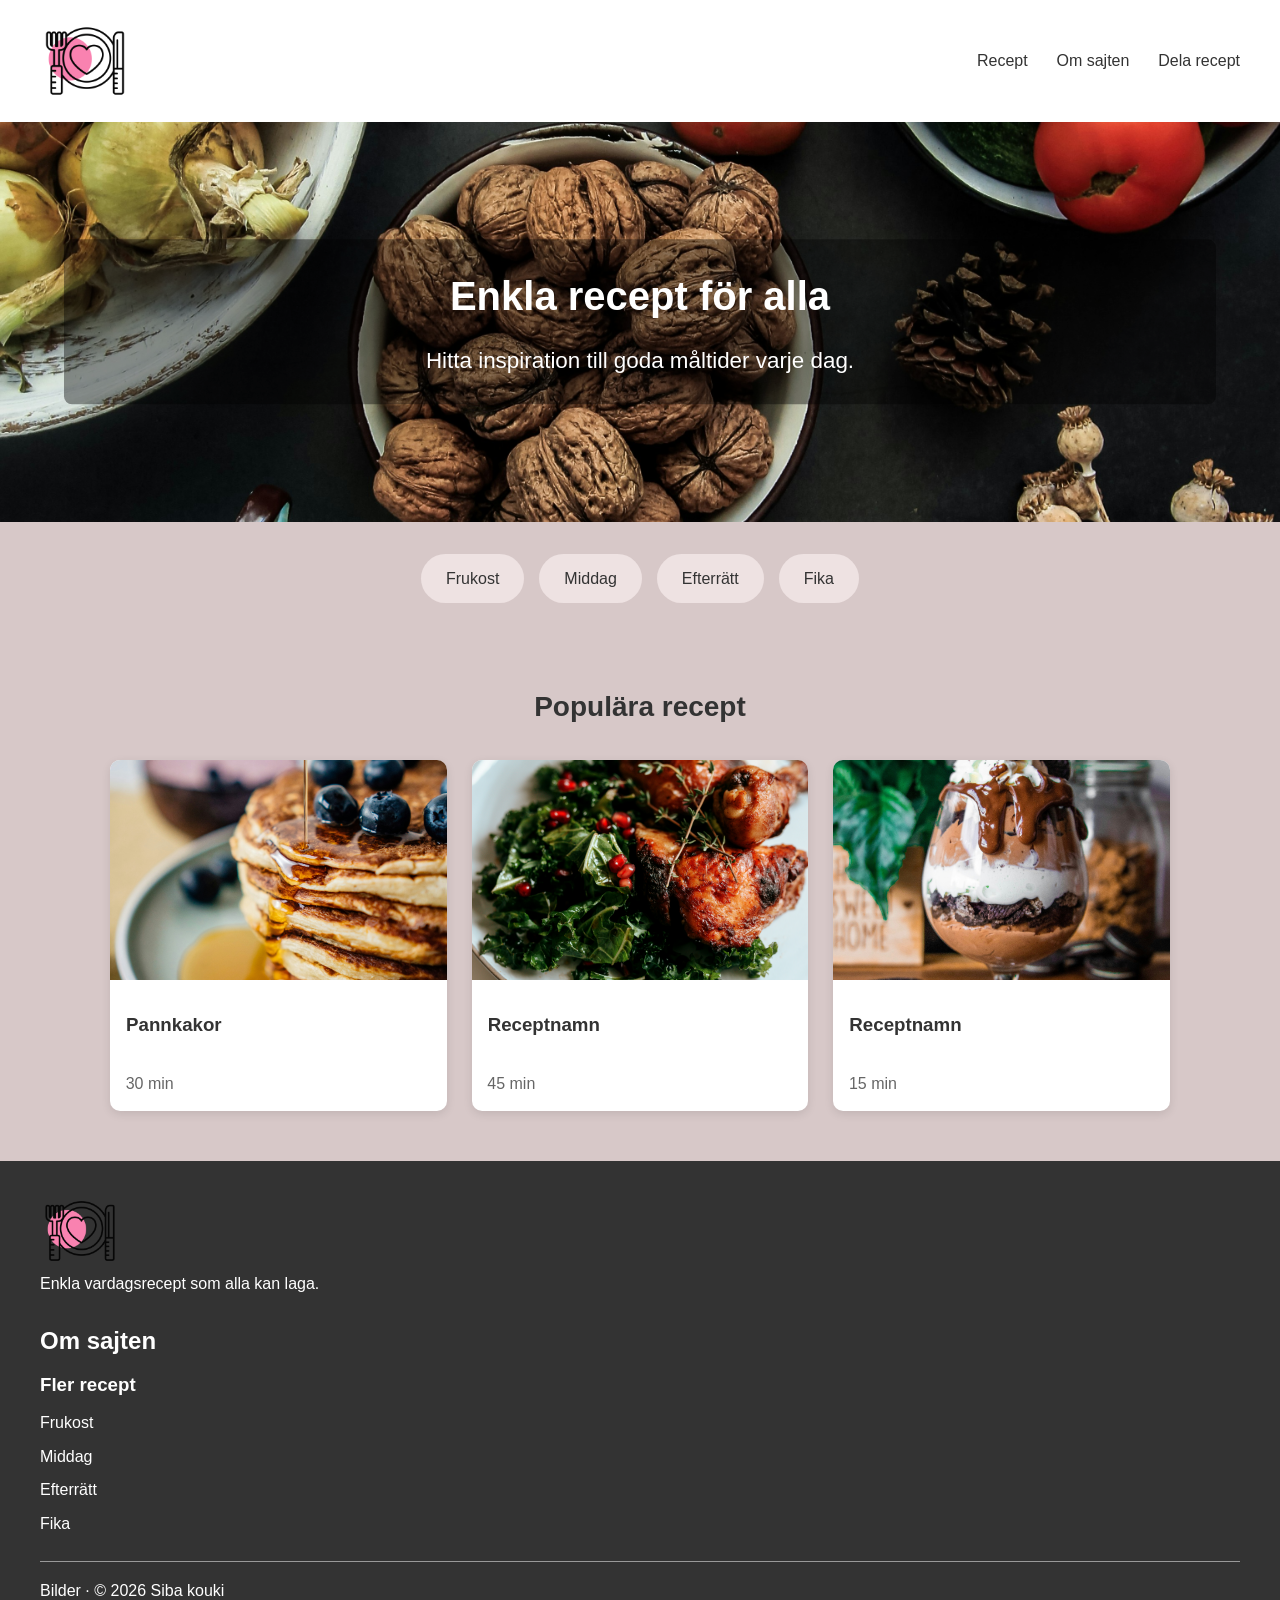
<file: index.html>
<!DOCTYPE html>
<html lang="sv">
<head>
    <meta charset="UTF-8">
    <meta name="viewport" content="width=device-width, initial-scale=1.0">
    <title>Recept</title>
    <link rel="stylesheet" href="layout.css">
</head>
<body class="home-page">

    <header class="main-header">
        <a href="index.html" class="logo">
            <img src="food.png" alt="mat background">
        </a>

        <nav>
            <ul>
                <li><a href="./meny.html">Recept</a></li>
                <li><a href="./index.html">Om sajten</a></li>
                <li><a href="./dela.html">Dela recept</a></li>
            </ul>
        </nav>
    </header>

    <main>
       
        <section class="first">
            <img src="background.jpg" alt="Mat">

            <div class="first-content">
                <h1 id="first-title">Enkla recept för alla</h1>
                <p>Hitta inspiration till goda måltider varje dag.</p>
            </div>
        </section>

        <nav class="categories">
            <ul>
                <li><a href="#frukost">Frukost</a></li>
                <li><a href="#middag">Middag</a></li>
                <li><a href="#efterratt">Efterrätt</a></li>
                <li><a href="#fika">Fika</a></li>
            </ul>
        </nav>

        <section class="recipes">
            <h2 id="recipes-title">Populära recept</h2>

            <div class="recipe-grid">

                <article class="recipe-card" id="frukost">
                    <a href="pannkaka.html">
                        <img src="pancakes.jpg" alt="pannkakor">
                        <h3>Pannkakor</h3>
                    </a>
                    <p>30 min</p>
                </article>

                <article class="recipe-card" id="middag">
                    <a href="recept-2.html">
                        <img src="recipe2.jpg" alt="maträtt">
                        <h3>Receptnamn</h3>
                    </a>
                    <p>45 min</p>
                </article>

                <article class="recipe-card" id="efterratt">
                    <a href="recept-3.html">
                        <img src="recipe3.jpg" alt="efterrätt">
                        <h3>Receptnamn</h3>
                    </a>
                    <p>15 min</p>
                </article>

            </div>
        </section>
    </main>

    <footer>
        <div class="bottom-container">
            <a href="index.html" class="logo">
                <img src="food.png" alt="logo">
            </a>
            <p>Enkla vardagsrecept som alla kan laga.</p>
        </div>

        <nav aria-label="Side meny">
            <h2>Om sajten</h2>
            <h3>Fler recept</h3>
            <ul>
                <li><a href="#frukost">Frukost</a></li>
                <li><a href="#middag">Middag</a></li>
                <li><a href="#efterratt">Efterrätt</a></li>
                <li><a href="#fika">Fika</a></li>
            </ul>
        </nav>

        <p class="copyright">
            Bilder  · © 2026 Siba kouki
        </p>
    </footer>

</body>
</html>
</file>
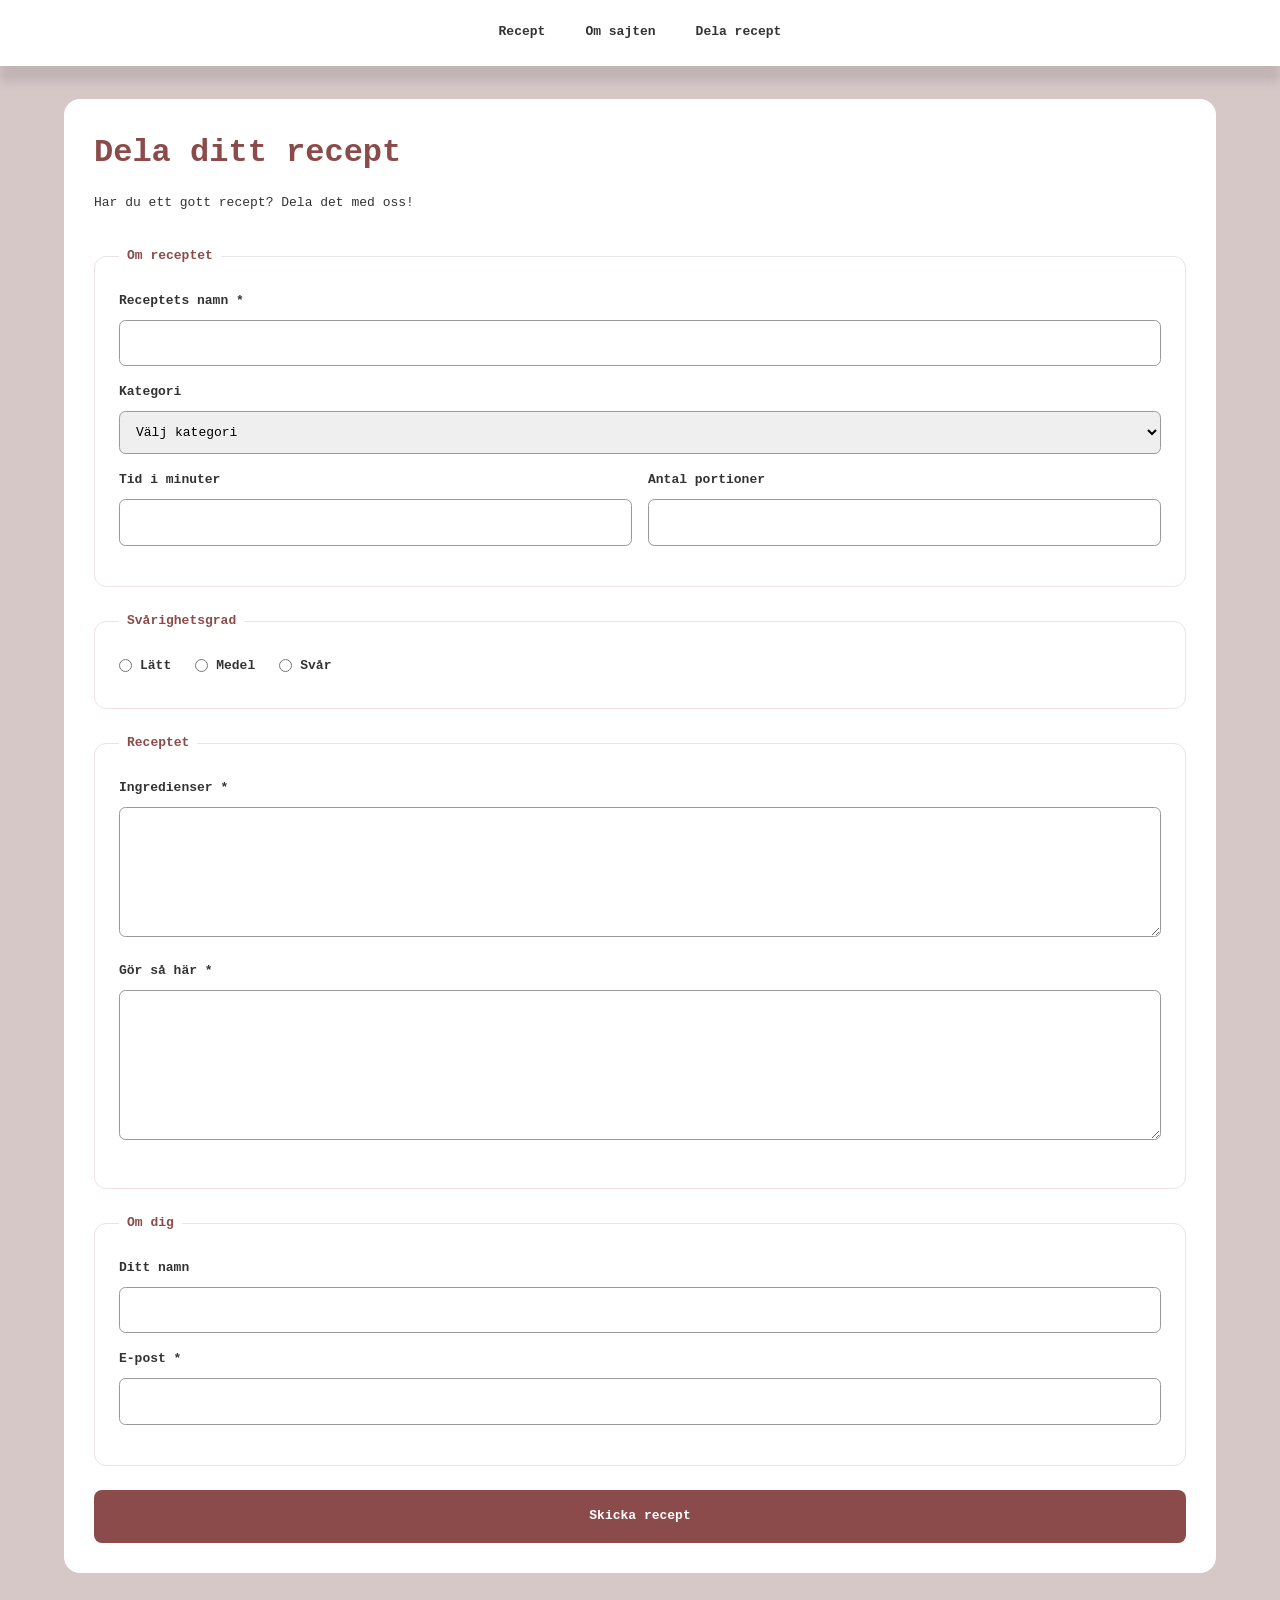
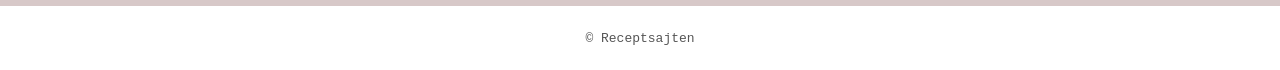
<file: dela.html>
<!DOCTYPE html>
<html lang="sv">
<head>
    <meta charset="UTF-8">
    <meta name="viewport" content="width=device-width, initial-scale=1.0">
    <title>Dela recept</title>
    <link rel="stylesheet" href="style.css">
</head>

<body class="share-page">

    <header class="main-header">
        <nav aria-label="Huvudmeny">
           <li><a href="./meny.html">Recept</a></li>
           <li><a href="./index.html">Om sajten</a></li>
           <li><a href="./dela.html">Dela recept</a></li>
        </nav>
    </header>

    <main class="main-container">

        <h1>Dela ditt recept</h1>
        <p>Har du ett gott recept? Dela det med oss!</p>

        <form class="recipe-form">

            <fieldset>
                <legend>Om receptet</legend>

                <label for="recipe-name">Receptets namn *</label>
                <input type="text" id="recipe-name" name="recipe-name" required>

                <label for="category">Kategori</label>
                <select id="category" name="category">
                    <option value="">Välj kategori</option>
                    <option value="frukost">Frukost</option>
                    <option value="middag">Middag</option>
                    <option value="efterratt">Efterrätt</option>
                    <option value="fika">Fika</option>
                </select>

                <div class="form-row">
                    <div>
                        <label for="time">Tid i minuter</label>
                        <input type="number" id="time" name="time" min="1">
                    </div>

                    <div>
                        <label for="portions">Antal portioner</label>
                        <input type="number" id="portions" name="portions" min="1">
                    </div>
                </div>
            </fieldset>

            <fieldset>
                <legend>Svårighetsgrad</legend>

                <div class="radio-group">
                    <label>
                        <input type="radio" name="difficulty" value="latt">
                        Lätt
                    </label>

                    <label>
                        <input type="radio" name="difficulty" value="medel">
                        Medel
                    </label>

                    <label>
                        <input type="radio" name="difficulty" value="svar">
                        Svår
                    </label>
                </div>
            </fieldset>

            <fieldset>
                <legend>Receptet</legend>

                <label for="ingredients">Ingredienser *</label>
                <textarea id="ingredients" name="ingredients" rows="5" required></textarea>

                <label for="instructions">Gör så här *</label>
                <textarea id="instructions" name="instructions" rows="6" required></textarea>
            </fieldset>

            <fieldset>
                <legend>Om dig</legend>

                <label for="name">Ditt namn</label>
                <input type="text" id="name" name="name">

                <label for="email">E-post *</label>
                <input type="email" id="email" name="email" required>
            </fieldset>

            <button type="submit">Skicka recept</button>

        </form>
    </main>

    <footer class="main-footer">
        <p>© Receptsajten</p>
    </footer>

</body>
</html>
</file>
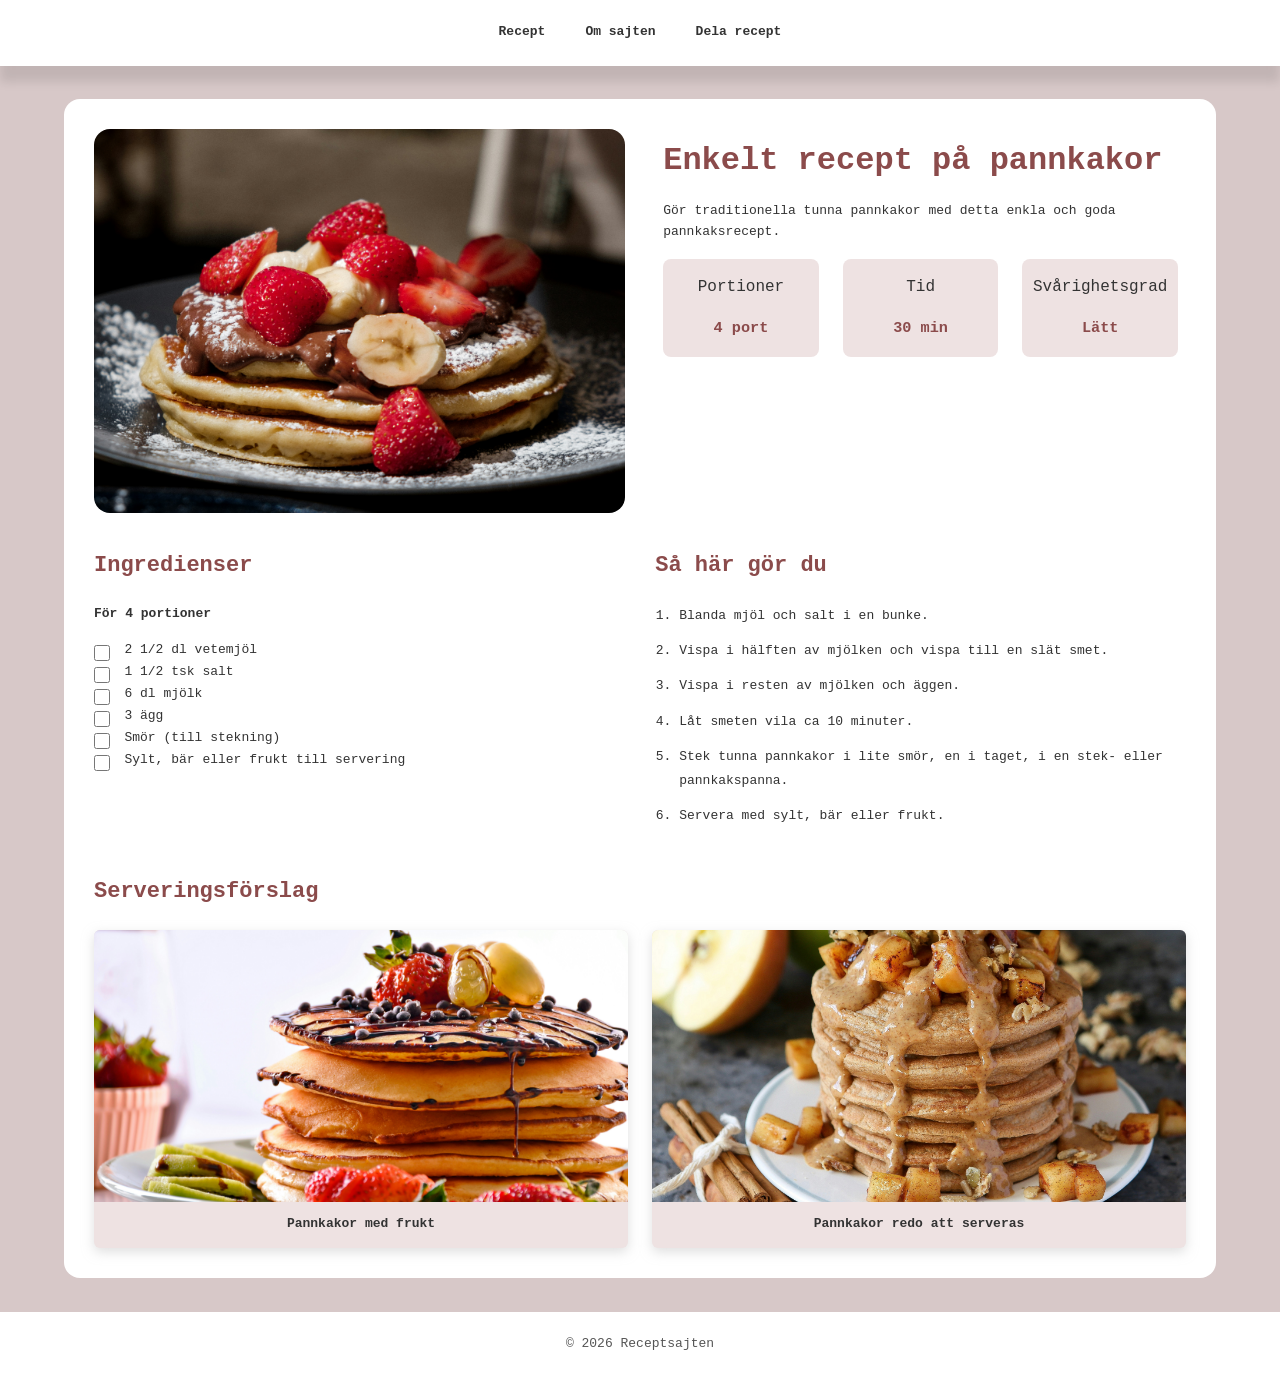
<file: meny.html>
<!DOCTYPE html>
<html lang="sv">

<head>
    <meta charset="UTF-8">
    <meta name="viewport" content="width=device-width, initial-scale=1.0">
    <title>Enkelt recept på pannkakor</title>

    <link rel="stylesheet" href="style.css">
</head>

<body>

    <header class="main-header">
        <nav>
                <li><a href="./meny.html">Recept</a></li>
                <li><a href="./index.html">Om sajten</a></li>
                <li><a href="./dela.html">Dela recept</a></li>
        </nav>
    </header>

    <div class="main-container">

        <article class="recipe">

            <div class="first-pic">
                <img src="first-pic.jpg" alt="Nystekta pannkakor på en tallrik" width="800" height="500">
            </div>

            <div class="main">

                <h1>Enkelt recept på pannkakor</h1>

                <p>Gör traditionella tunna pannkakor med detta enkla och goda pannkaksrecept.</p>

                <div class="recipe-facts">

                    <div>
                        <p>Portioner</p>
                        <h3>4 port</h3>
                    </div>

                    <div>
                        <p>Tid</p>
                        <h3>30 min</h3>
                    </div>

                    <div>
                        <p>Svårighetsgrad</p>
                        <h3>Lätt</h3>
                    </div>

                </div>

            </div>

            <section class="ingredienser">

                <h2>Ingredienser</h2>

                <p class="portions">För 4 portioner</p>

                <ul>

                    <li>
                        <label>
                            <input type="checkbox">
                            2 1/2 dl vetemjöl
                        </label>
                    </li>

                    <li>
                        <label>
                            <input type="checkbox">
                            1 1/2 tsk salt
                        </label>
                    </li>

                    <li>
                        <label>
                            <input type="checkbox">
                            6 dl mjölk
                        </label>
                    </li>

                    <li>
                        <label>
                            <input type="checkbox">
                            3 ägg
                        </label>
                    </li>

                    <li>
                        <label>
                            <input type="checkbox">
                            Smör (till stekning)
                        </label>
                    </li>

                    <li>
                        <label>
                            <input type="checkbox">
                            Sylt, bär eller frukt till servering
                        </label>
                    </li>

                </ul>

            </section>

            <section class="instructions">

                <h2>Så här gör du</h2>

                <ol>
                    <li>Blanda mjöl och salt i en bunke.</li>

                    <li>
                        Vispa i hälften av mjölken och vispa
                        till en slät smet.
                    </li>

                    <li>Vispa i resten av mjölken och äggen.</li>

                    <li>Låt smeten vila ca 10 minuter.</li>

                    <li>
                        Stek tunna pannkakor i lite smör,
                        en i taget, i en stek- eller pannkakspanna.
                    </li>

                    <li>Servera med sylt, bär eller frukt.</li>
                </ol>

            </section>

            <section class="serving">

                <h2>Serveringsförslag</h2>

                <div class="images">

                    <figure>
                        <img src="secound.jpg" alt="Pannkakor med grädde" width="350" height="250">
                        <figcaption>Pannkakor med frukt</figcaption>
                    </figure>

                    <figure>
                        <img src="third.jpg" alt="Pannkakor redo att serveras" width="350" height="250">
                       <figcaption>Pannkakor redo att serveras</figcaption>
                    </figure>

                </div>

            </section>

        </article>

    </div>

    <footer class="main-footer">
        <p>© 2026 Receptsajten</p>
    </footer>

</body>
</html>
</file>
<file: layout.css>
:root {
    --color-background: #d7c8c8;
    --color-white: #ffffff;
    --color-rubrik: #8b4b4b;
    --color-text: #333333;
    --color-light: #eee2e2;
    --color-light-background: #f5eeee;

    --color-border: #999999;
    --color-muted: #666666;
    --color-footer: #333333;

    --font-main: Arial, Helvetica, sans-serif;
}
* {
    margin: 0;
    padding: 0;
    box-sizing: border-box;
}
body {
    font-family: var(--font-main);
    background-color: var(--color-background);
    color: var(--color-text);
    line-height: 1.6;
}
img {
    max-width: 100%;
    display: block;
}
a {
    text-decoration: none;
    color: inherit;
}
.main-header {
    display: flex;
    justify-content: space-between;
    align-items: center;
    padding: 1rem 2.5rem;
    background-color: var(--color-white);
}
.logo img {
    width: 5.6rem;
    height: auto;
}
.main-header ul {
    display: flex;
    gap: 1.8rem;
    list-style: none;
}
.main-header a {
    font-size: 1rem;
}
.main-header nav a:hover {
    color: var(--color-rubrik);
}
.first {
    position: relative;
    width: 100%;
    min-height: 25rem;
    overflow: hidden;
}
.first img {
    width: 100%;
    height: 25rem;
    object-fit: cover;
}
.first-content {
    position: absolute;
    top: 50%;
    left: 50%;
    transform: translate(-50%, -50%);
    width: 90%;
    text-align: center;
    color: var(--color-white);
    background-color: rgba(0, 0, 0, 0.4);
    padding: 1.6rem;
    border-radius: 0.5rem;
}
.first-content h1 {
    font-size: 2.5rem;
    margin-bottom: 0.9rem;
}
.first-content p {
    font-size: 1.4rem;
}
.categories {
    padding: 2rem 1.25rem;
}
.categories ul {
    display: flex;
    justify-content: center;
    flex-wrap: wrap;
    gap: 0.9375rem;
    list-style: none;
}
.categories a {
    display: block;
    background-color: var(--color-light);
    padding: 0.75rem 1.5625rem;
    border-radius: 1.5625rem;
}
.categories a:hover {
    background-color: var(--color-rubrik);
    color: var(--color-white);
}
.recipes {
    max-width: 68.75rem;
    margin: 1.875rem auto;
    padding: 1.25rem;
}
.recipes h2 {
    text-align: center;
    font-size: 1.75rem;
    margin-bottom: 1.875rem;
}
.recipe-grid {
    display: grid;
    grid-template-columns: repeat(3, 1fr);
    gap: 1.5625rem;
}
.recipe-card {
    background-color: var(--color-white);
    border-radius: 0.625rem;
    overflow: hidden;
    box-shadow: 0 0.1875rem 0.625rem rgba(0, 0, 0, 0.1);
}
.recipe-card img {
    width: 100%;
    height: 13.75rem;
    object-fit: cover;
}

.recipe-card h3 {
    padding: 1rem;
    margin: 0.9rem 0;
}

.recipe-card p {
    padding: 0 0.978rem 0.935rem;
    color: var(--color-muted);
}
footer {
    background-color: var(--color-footer);
    color: var(--color-white);
    padding: 1.875rem 2.5rem;
}
.bottom-container {
    margin-bottom: 1.5625rem;
}
.bottom-container img {
    width: 5rem;
}

footer nav h2,
footer nav h3 {
    margin-bottom: 0.625rem;
}
footer ul {
    list-style: none;
}
footer li {
    margin-bottom: 0.5rem;
}
footer a:hover {
    color: var(--color-light);
}
.copyright {
    border-top: 0.1rem solid var(--color-border);
    padding-top: 1rem;
    margin-top: 1.5rem;
    font-size: 1rem;
}
</file>
<file: style.css>
* {
    margin: 0;
    padding: 0;
    box-sizing: border-box;
}
:root {
    --color-background: #d7c8c8;
    --color-white: #ffffff;
    --color-rubrik: #8b4b4b;
    --color-text: #333333;
    --color-light: #eee2e2;
    --color-light-background: #f5eeee;
    --color-border: #999999;
    --color-error: #b00020; 

    --font-main: monospace;
}
body {
    width: 100%;
    min-height: 100vh;
    font-family: var(--font-main);
    background-color: var(--color-background);
    color: var(--color-text);
    line-height: 1.6;
}
img {
    display: block;
    max-width: 100%;
    height: auto;
}
.main-header {
    width: 100%;
    padding: 1.4rem;
    background-color: var(--color-white);
    box-shadow: 0 1rem 0.6rem rgba(0, 0, 0, 0.1);
}
.main-header nav {
    margin: auto;
    display: flex;
    justify-content: center;
    gap: 2.5rem;
    list-style: none;
}
.main-header a {
    color: var(--color-text);
    text-decoration: none;
    font-weight: bold;
}
.main-header a:hover {
    color: var(--color-rubrik);
}
.main-container {
    width: 90%;
    max-width: 75rem;
    margin: 2.1rem auto;
    padding: 30px;
    background-color: var(--color-white);
    border-radius: 1rem;
}
.recipe {
    display: grid;
    grid-template-columns: 1fr 1fr;
    gap: 2.2rem 1.9rem;
    align-items: start;
}
.first-pic {
    width: 100%;
    margin: 0;
}
.first-pic img {
    width: 100%;
    height: 24rem;
    object-fit: cover;
    border-radius: 1rem;
}
.main {
    padding: 0.5rem;
    min-width: 0;
}
h1 {
    font-size: 2rem;
    line-height: 1.5;
    color: var(--color-rubrik);
    margin-bottom: 1rem;
}
.main p {
    margin-bottom: 1rem;
}
.recipe-facts {
    display: grid;
    grid-template-columns: 1fr 1fr 1fr;
    gap: 1.5rem;
}
.recipe-facts div {
    padding: 1rem 0.5rem;
    background-color: var(--color-light);
    border-radius: 0.5rem;
    text-align: center;
}
.recipe-facts p {
    font-size: 1rem;
}
.recipe-facts h3 {
    color: var(--color-rubrik);
}
h2 {
    font-size: 1.375rem;
    color: var(--color-rubrik);
    margin: 0 0 1.25rem;
}
.portions {
    font-weight: bold;
    margin-bottom: 1rem;
}
.ingredienser ul {
    list-style: none;
    padding: 0;
}
.ingredienser li:has(input:checked) {
    color: gray;
    text-decoration: line-through;
}
.ingredienser label {
    display: flex;
    align-items: flex-start;
    gap: 0.90rem;
}
.ingredienser input {
    width: 1rem;
    height: 1.125rem;
    margin-top: 0.25rem;
    accent-color: var(--color-rubrik);
}
.instructions ol {
    padding-left: 1.5rem;
    line-height: 1.8;
}
.instructions li {
    margin-bottom: 0.75rem;
}
.serving {
    grid-column: 1 / -1;
    min-width: 0;
}
.images {
    display: grid;
    grid-template-columns: 1fr 1fr;
    gap: 1.5rem;
}
.images figure {
    margin: 0;
    background-color: var(--color-light);
    border-radius: 6px;
    box-shadow: 0 4px 12px rgba(192, 192, 192, 0.5);
    overflow: hidden;
}
.images img {
    width: 100%;
    height: 17rem;
    object-fit: cover;
}
.images figcaption {
    padding: 0.80rem;
    text-align: center;
    font-weight: bold;
}
.main-footer {
    width: 100%;
    padding: 1.4rem;
    background-color: var(--color-white);
    text-align: center;
    color: #555;
}


/* Meny sida */
.recipe-form {
    display: grid;
    gap: 1.5rem;
    margin-top: 2rem;
}
.recipe-form fieldset {
    border: 1px solid var(--color-light);
    border-radius: 0.75rem;
    padding: 1.5rem;
}
.recipe-form legend {
    color: var(--color-rubrik);
    font-weight: bold;
    padding: 0 0.5rem;
}
.recipe-form label {
    display: block;
    margin-bottom: 0.5rem;
    font-weight: bold;
}
.recipe-form input,
.recipe-form select,
.recipe-form textarea {
    width: 100%;
    padding: 0.75rem;
    margin-bottom: 1rem;
    border: 1px solid var(--color-border);
    border-radius: 0.4rem;
    font: inherit;
}
.recipe-form textarea {
    resize: vertical;
}
.form-row {
    display: grid;
    grid-template-columns: 1fr 1fr;
    gap: 1rem;
}
.radio-group {
    display: flex;
    flex-wrap: wrap;
    gap: 1.5rem;
}
.radio-group label {
    display: flex;
    align-items: center;
    gap: 0.5rem;
}
.radio-group input {
    width: auto;
    margin: 0;
    accent-color: var(--color-rubrik);
}
.recipe-form input:user-invalid,
.recipe-form textarea:user-invalid {
    border: 2px solid var(--color-error);
}
.recipe-form input:focus-visible,
.recipe-form select:focus-visible,
.recipe-form textarea:focus-visible,
.recipe-form button:focus-visible {
    outline: 2px solid var(--color-rubrik);
    outline-offset: 3px;
}
.recipe-form button {
    padding: 1rem;
    border: none;
    border-radius: 0.5rem;
    background-color: var(--color-rubrik);
    color: var(--color-white);
    font: inherit;
    font-weight: bold;
    cursor: pointer;
}
.recipe-form button:hover {
    opacity: 0.85;
}
</file>
